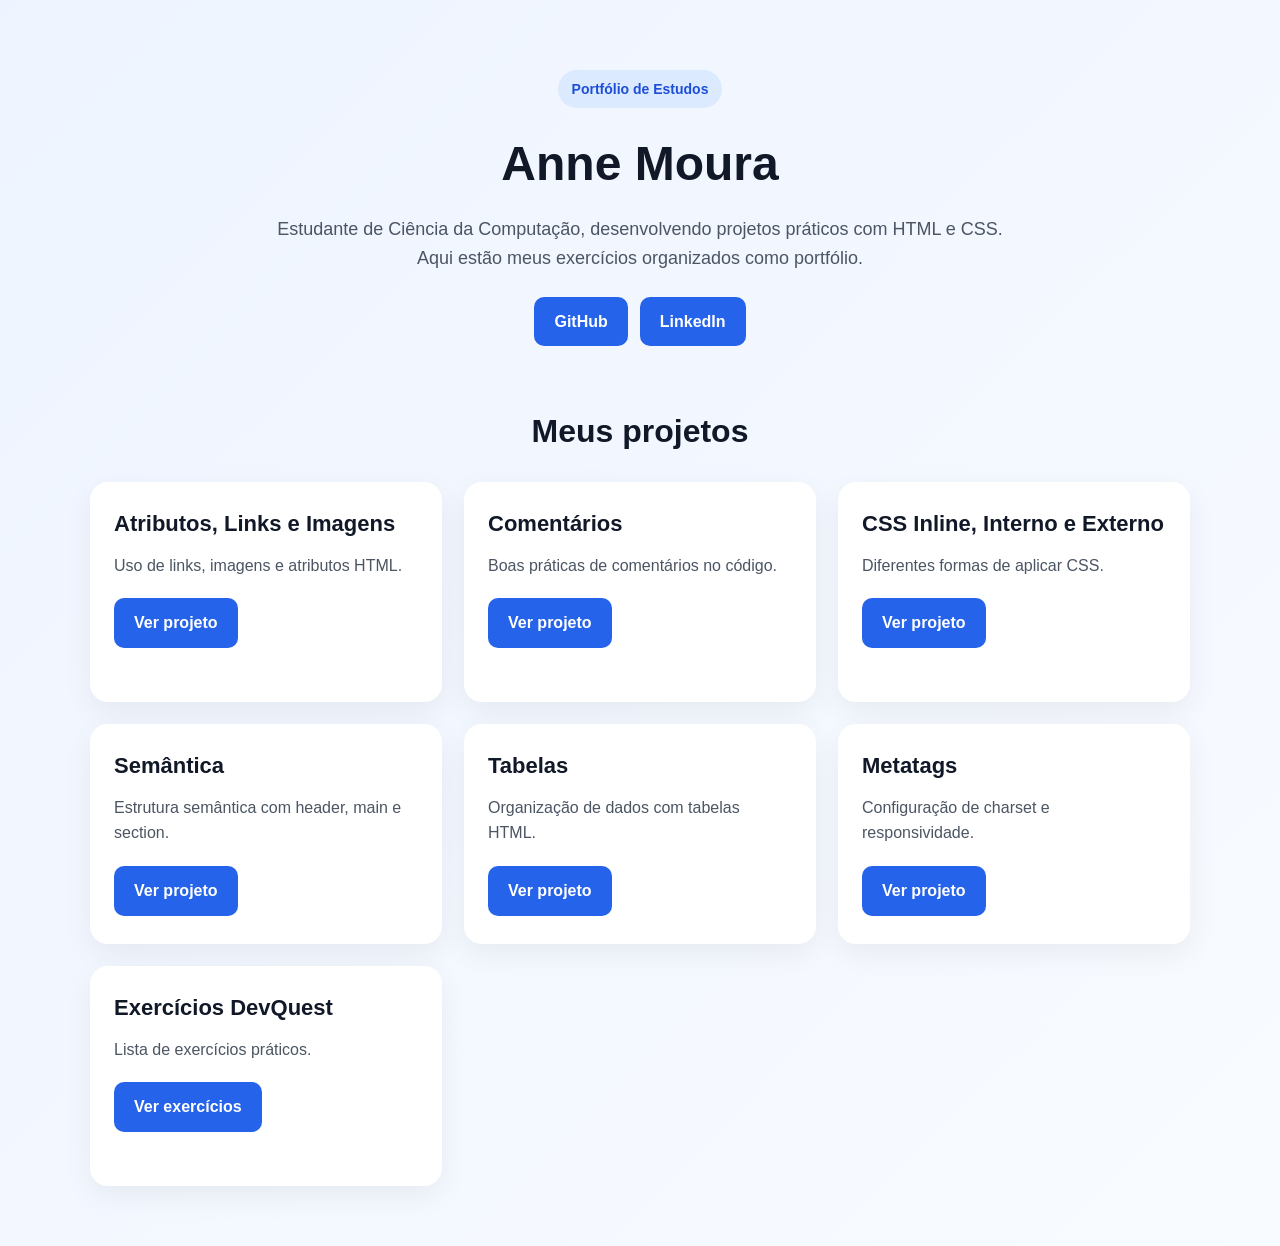
<file: index.html>
<!DOCTYPE html>
<html lang="pt-BR">
<head>
  <meta charset="UTF-8">
  <meta name="viewport" content="width=device-width, initial-scale=1.0">
  <title>Portfólio | Anne Moura</title>
  <link rel="stylesheet" href="style.css">
</head>
<body>

  <header class="hero">
    <div class="container">
      <p class="tag">Portfólio de Estudos</p>
      <h1>Anne Moura</h1>
      <p class="subtitle">
        Estudante de Ciência da Computação, desenvolvendo projetos práticos com HTML e CSS.
        Aqui estão meus exercícios organizados como portfólio.
      </p>

      <div class="top-buttons">
        <a href="https://github.com/annemoura" target="_blank">GitHub</a>
        <a href="https://www.linkedin.com/in/anne-moura-4a4567319" target="_blank">LinkedIn</a>
      </div>
    </div>
  </header>

  <main class="container">
    <section class="section">
      <h2>Meus projetos</h2>

      <div class="grid">

        <article class="card">
          <h3>Atributos, Links e Imagens</h3>
          <p>Uso de links, imagens e atributos HTML.</p>
          <a href="./atributos-links-imagens/index.html" target="_blank" class="btn">Ver projeto</a>
        </article>

        <article class="card">
          <h3>Comentários</h3>
          <p>Boas práticas de comentários no código.</p>
          <a href="./comentarios/index.html" target="_blank" class="btn">Ver projeto</a>
        </article>

        <article class="card">
          <h3>CSS Inline, Interno e Externo</h3>
          <p>Diferentes formas de aplicar CSS.</p>
          <a href="./css-inline-externo-interno/index.html" target="_blank" class="btn">Ver projeto</a>
        </article>

        <article class="card">
          <h3>Semântica</h3>
          <p>Estrutura semântica com header, main e section.</p>
          <a href="./semantica/index.html" target="_blank" class="btn">Ver projeto</a>
        </article>

        <article class="card">
          <h3>Tabelas</h3>
          <p>Organização de dados com tabelas HTML.</p>
          <a href="./tabelas/index.html" target="_blank" class="btn">Ver projeto</a>
        </article>

        <article class="card">
          <h3>Metatags</h3>
          <p>Configuração de charset e responsividade.</p>
          <a href="./METATAGS/index.html" target="_blank" class="btn">Ver projeto</a>
        </article>

        <article class="card">
          <h3>Exercícios DevQuest</h3>
          <p>Lista de exercícios práticos.</p>
          <a href="./EXERCICIOS-DEV-QUEST/index.html" target="_blank" class="btn">Ver exercícios</a>
        </article>

      </div>
    </section>
  </main>

</body>
</html>
</file>
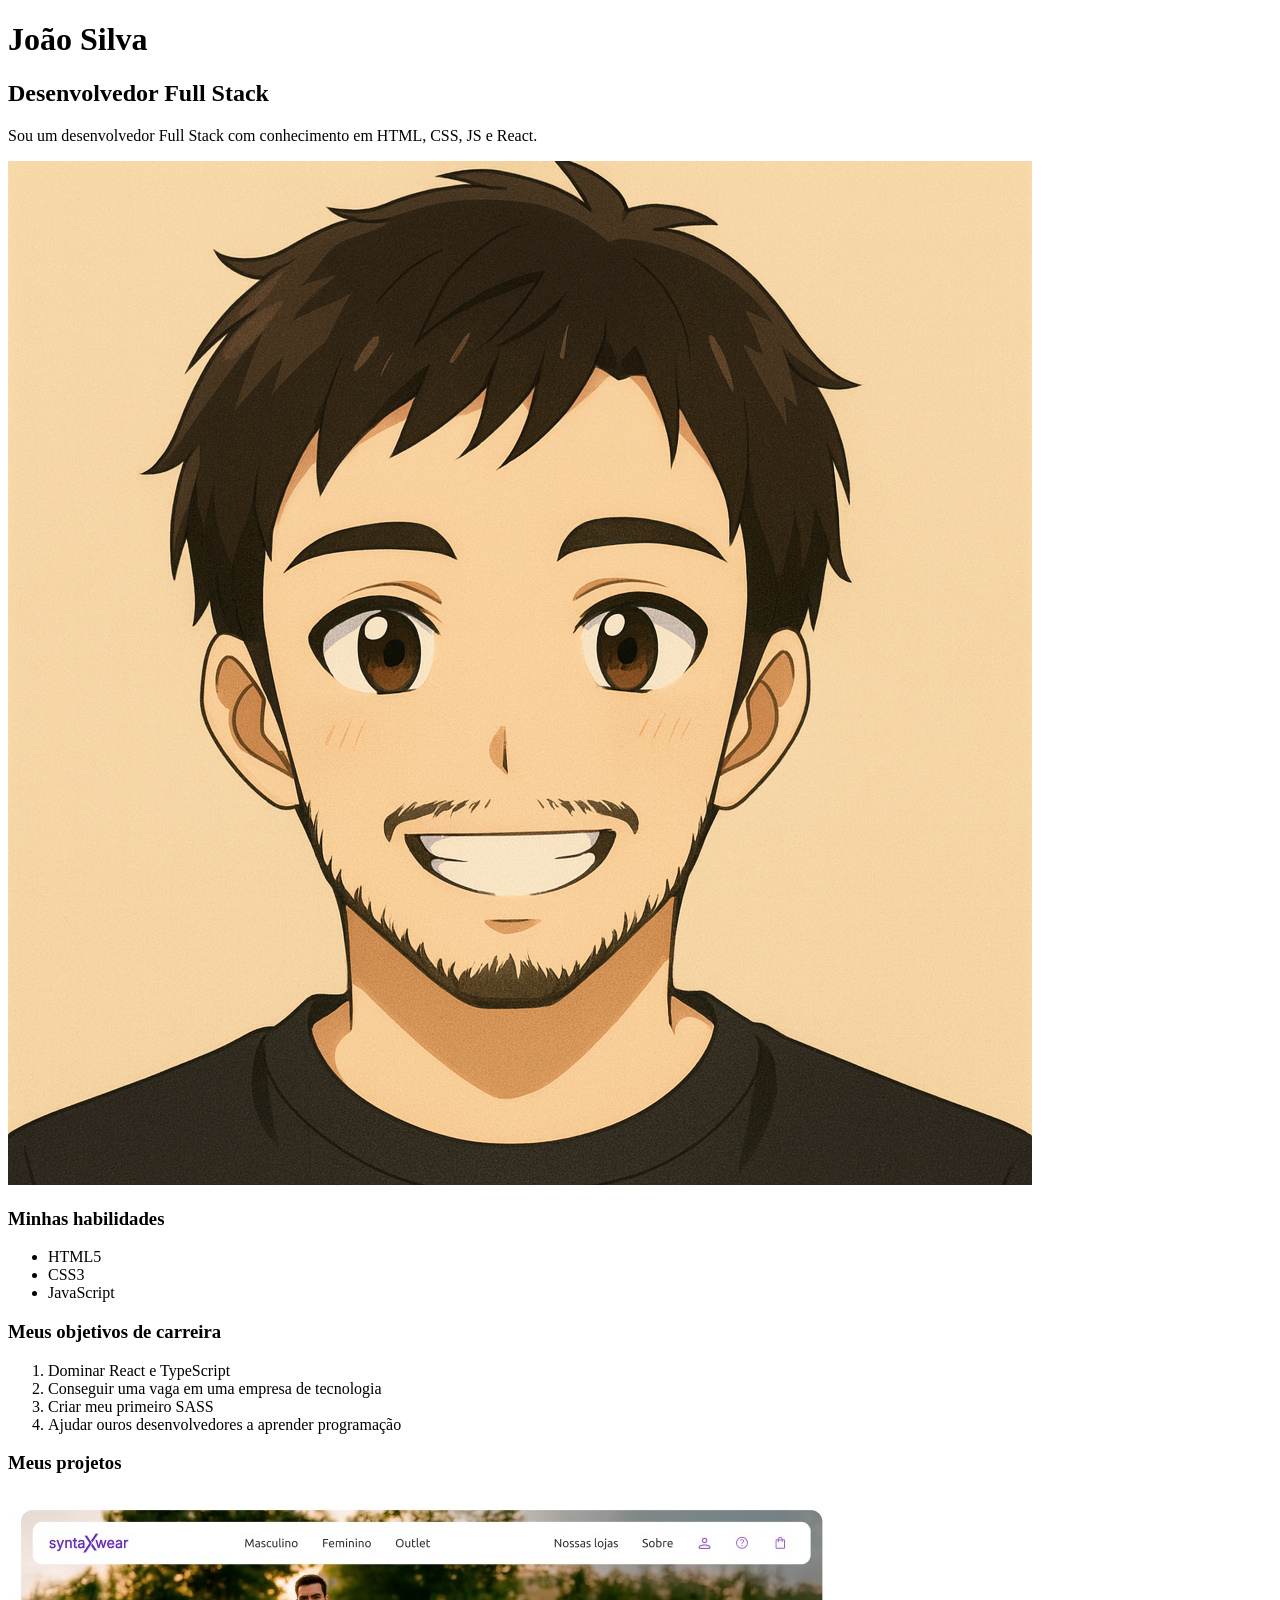
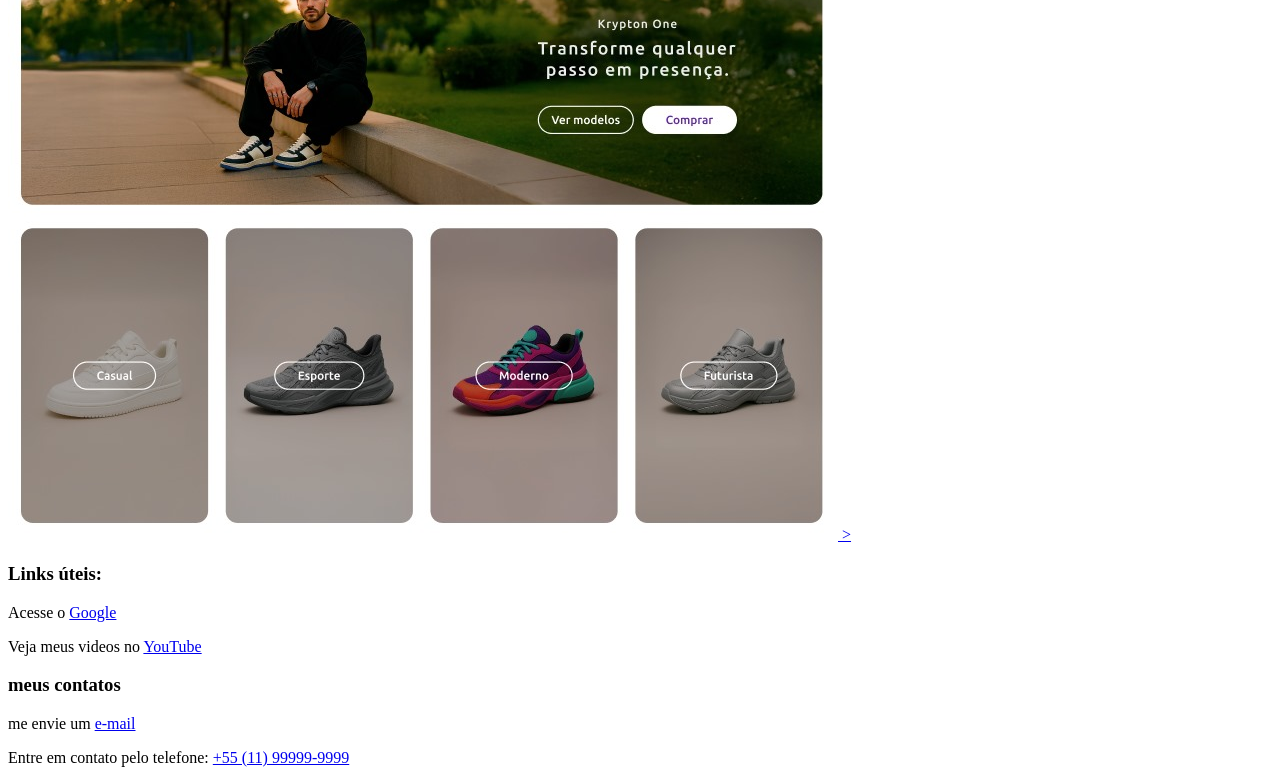
<file: atributos-links-imagens/index.html>
<!DOCTYPE html>
<html lang="en">
    <head>
        <meta charset="UTF-8" />
        <meta name="viewport" content="width=device-width, initial-scale=1.0" />
        <meta name="description" content="João Silva, desenvolvedor Full Stack especializado em React." />

        <link rel="shortcut icon" href="favicon.ico" type="image/x-icon" />

        <title>Document</title>
    </head>
    <body>
        <h1>João Silva</h1>
        <h2>Desenvolvedor Full Stack</h2>

        <p>Sou um desenvolvedor Full Stack com conhecimento em HTML, CSS, JS e React.</p>

        <img src="imagens/foto-perfil.png" alt="Foto de perfil de João Silva">

       <h3>Minhas habilidades</h3>
        <ul>
            <li>HTML5</li>
            <li>CSS3</li>
            <li>JavaScript</li>
        </ul>

       <h3>Meus objetivos de carreira</h3>
       <ol>
           <li>Dominar React e TypeScript</li>
           <li>Conseguir uma vaga em uma empresa de tecnologia</li>
           <li>Criar meu primeiro SASS</li>
           <li>Ajudar ouros desenvolvedores a aprender programação</li>
       </ol>

       <h3>Meus projetos</h3>

       <a href="https://www.meuecomerce.com/" target="_blank">
       <img src="imagens/projeto1.jpg" alt="Projeto de comercio eletrônico">
       ></a>

       <h3>Links úteis:</h3>

       <p>Acesse o <a href="https://www.google.com/" target="_blank">Google</a></p>

       <P>Veja meus videos no <a href="https://www.youtube.com/" target="_blank">YouTube</a></P>

<h3>meus contatos</h3>

<p>me envie um <a href="mailto:joao.silva@email.com"> e-mail</a></p>
<p>Entre em contato pelo telefone: <a href="tel:+5511999999999">+55 (11) 99999-9999</a></p>


    </body>
</html>
</file>
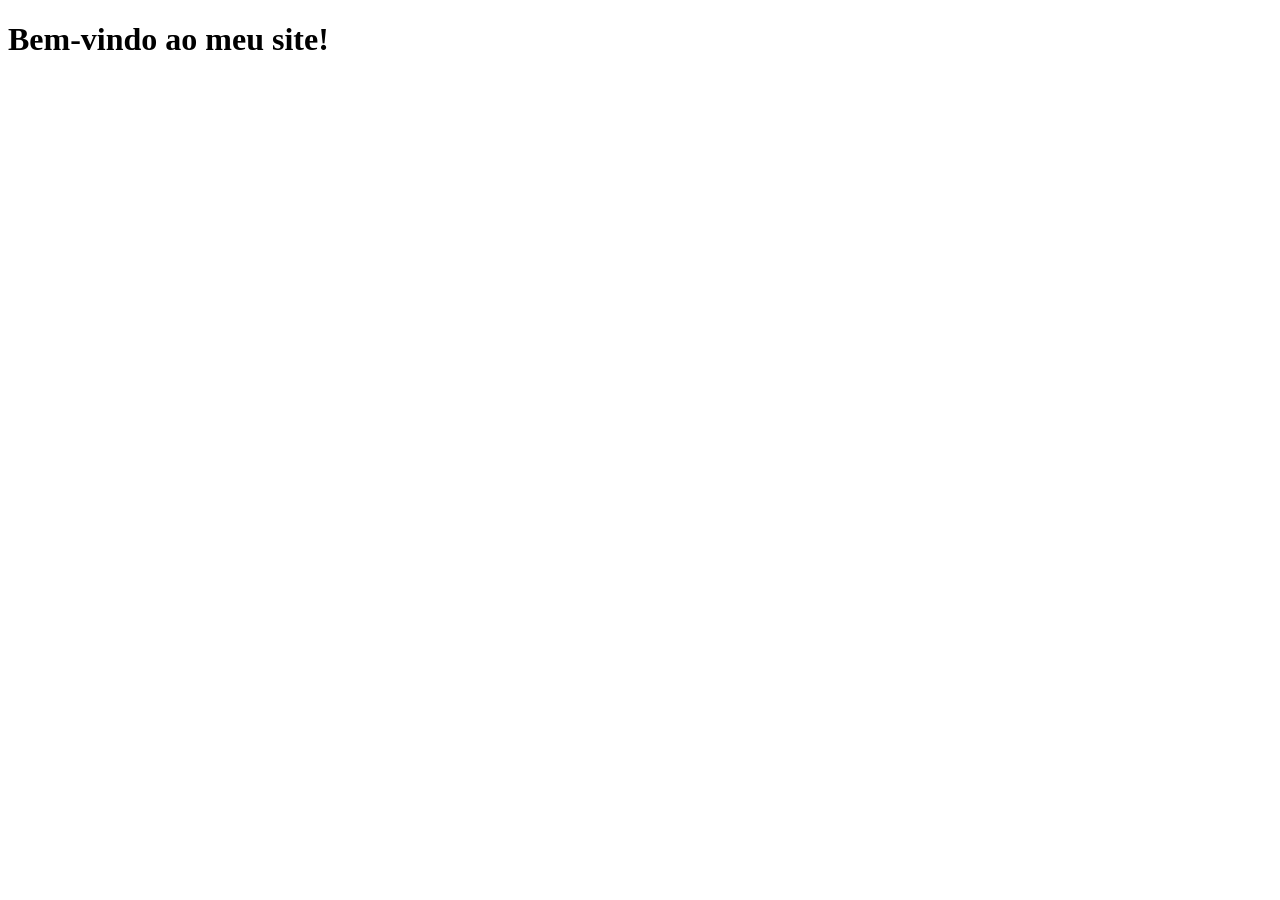
<file: comentarios/index.html>
<!DOCTYPE html>
<html lang="en">
<head>
    <meta charset="UTF-8">
    <meta name="viewport" content="width=device-width, initial-scale=1.0">
    <title>Comentarios no HTML</title>
</head>
<body>
    <!-- Este é um comentário em HTML. Ele não será exibido na página. -->
    <h1>Bem-vindo ao meu site!</h1>
</body>
</html>
</file>
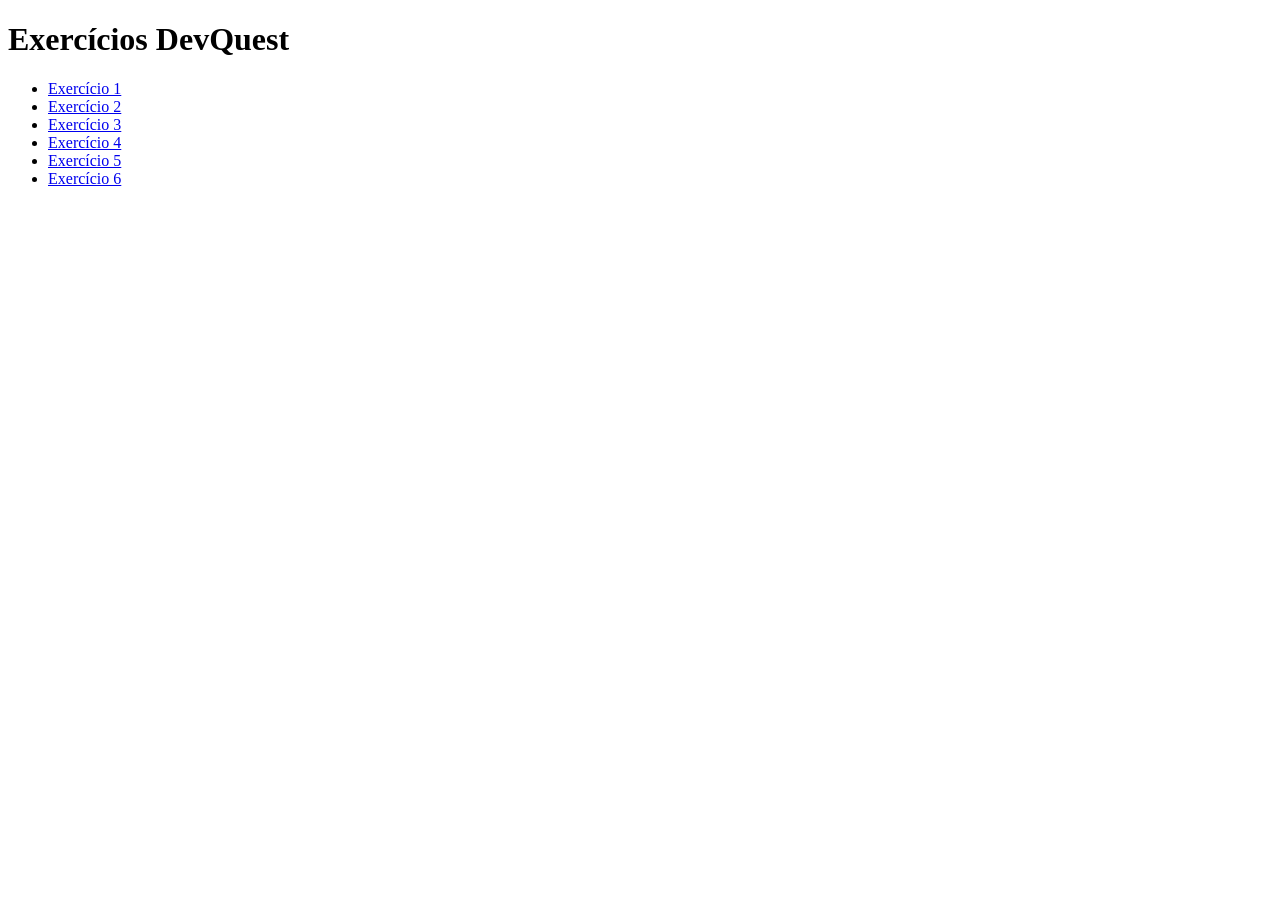
<file: EXERCICIOS-DEV-QUEST/index.html>
<!DOCTYPE html>
<html lang="pt-BR">
<head>
  <meta charset="UTF-8">
  <title>Exercícios DevQuest</title>
</head>
<body>
  <h1>Exercícios DevQuest</h1>

  <ul>
    <li><a href="./exercicio 1/index.html">Exercício 1</a></li>
    <li><a href="./exercicio 2/index.html">Exercício 2</a></li>
    <li><a href="./exercicio 3/index.html">Exercício 3</a></li>
    <li><a href="./exercicio 4/index.html">Exercício 4</a></li>
    <li><a href="./exercicio 5/index.html">Exercício 5</a></li>
    <li><a href="./exercicio 6/index.html">Exercício 6</a></li>
  </ul>

</body>
</html>
</file>
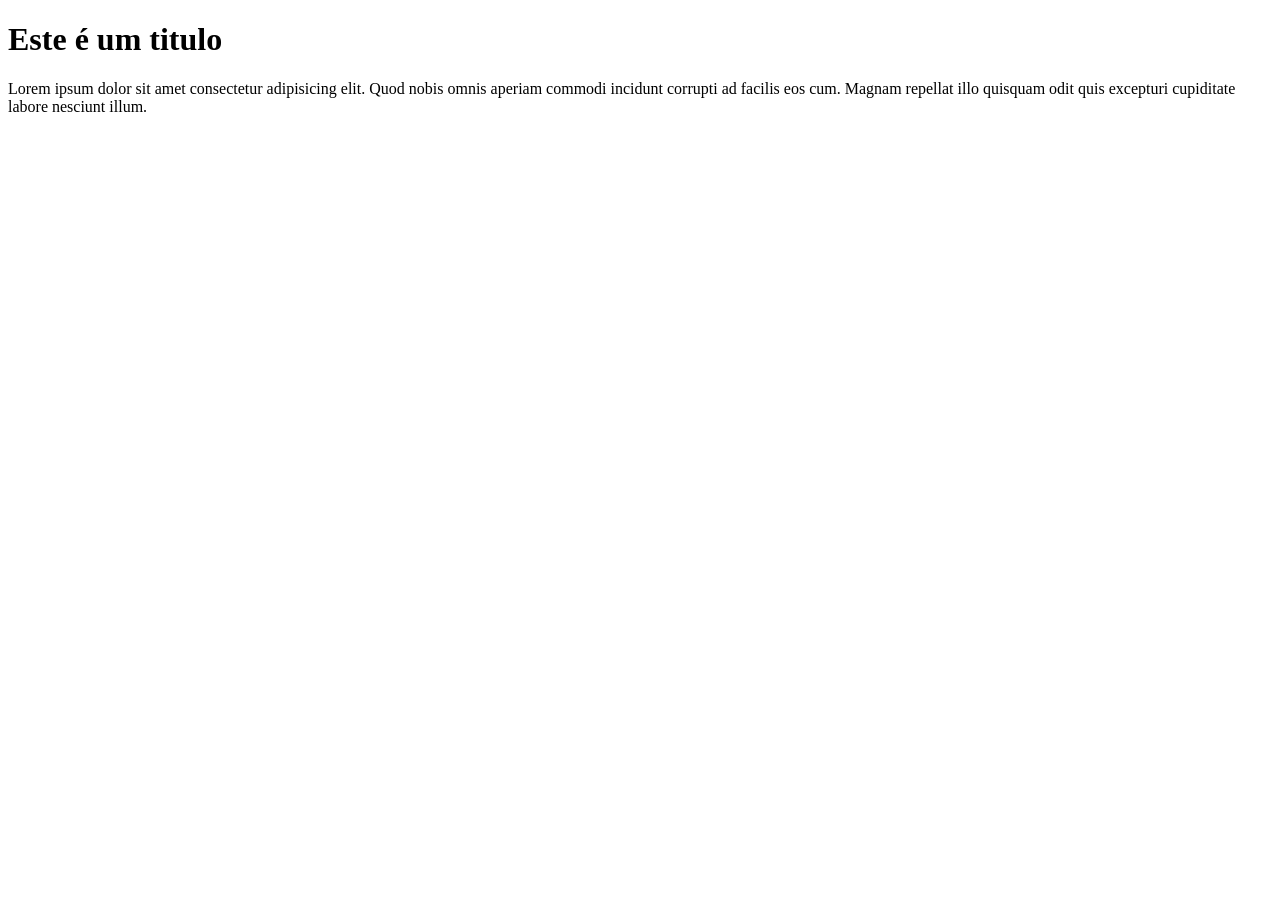
<file: METATAGS/index.html>
<!DOCTYPE html>
<html lang="en">
<head>
    <meta charset="UTF-8">
    <meta name="viewport" content="width=device-width, initial-scale=1.0">
    <meta name="description" content="Este é um exemplo de descrição para a página.">

    <link rel="shortcut icon" href="favicon.ico" type="image/x-icon">
    <title>Document</title>
</head>
<body>
    <h1>Este é um titulo</h1>
    <p>Lorem ipsum dolor sit amet consectetur adipisicing elit. Quod nobis omnis aperiam commodi incidunt corrupti ad facilis eos cum. Magnam repellat illo quisquam odit quis excepturi cupiditate labore nesciunt illum.</p>
</body>
</html>
</file>
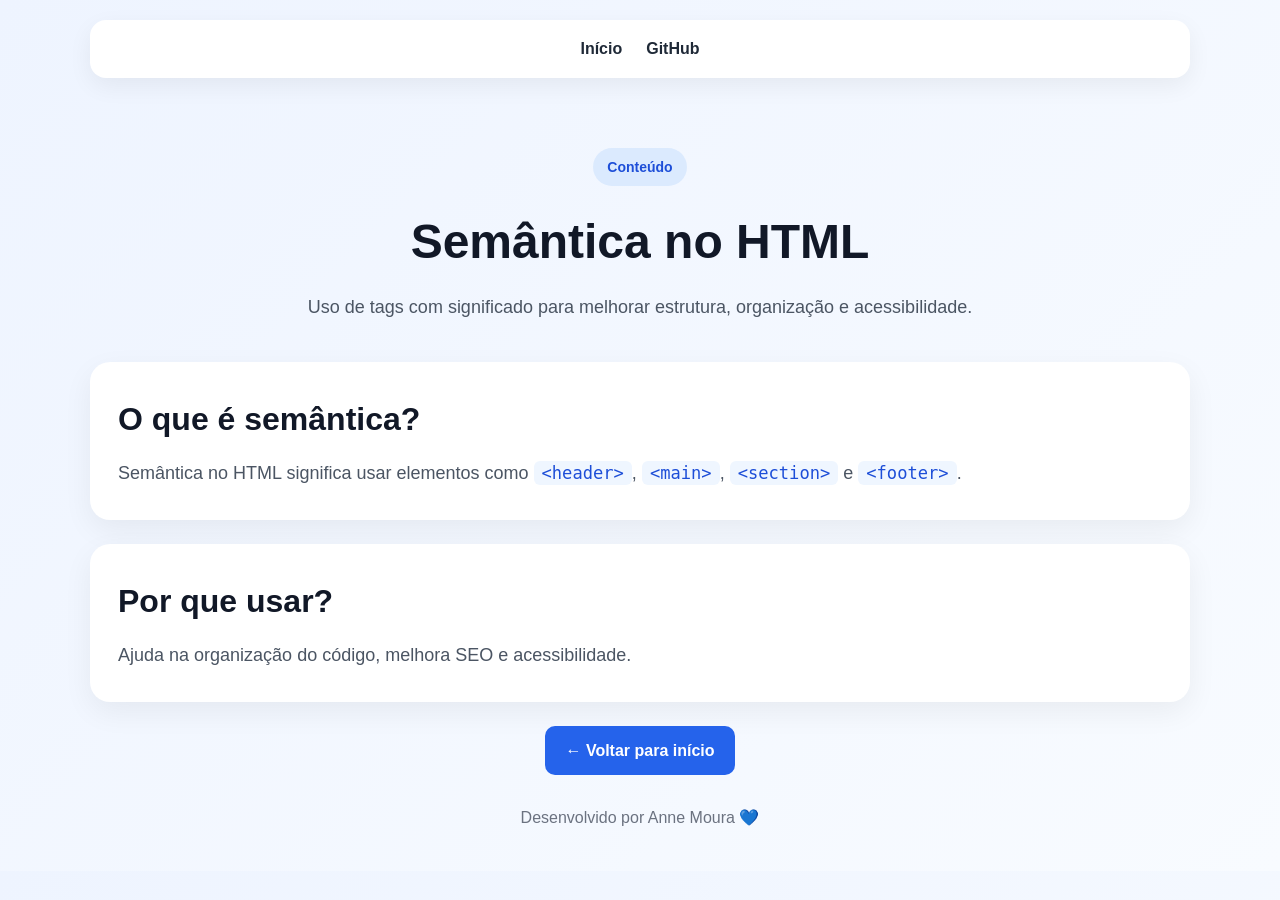
<file: semantica/index.html>
<!DOCTYPE html>
<html lang="pt-BR">
<head>
  <meta charset="UTF-8">
  <meta name="viewport" content="width=device-width, initial-scale=1.0">
  <title>Semântica</title>
  <link rel="icon" href="https://cdn-icons-png.flaticon.com/512/732/732212.png">
  <link rel="stylesheet" href="../style.css">
</head>
<body>

  <nav class="navbar">
    <a href="../index.html">Início</a>
    <a href="https://github.com/annemoura" target="_blank">GitHub</a>
  </nav>

  <main class="container">

    <header class="hero">
      <span class="tag">Conteúdo</span>
      <h1>Semântica no HTML</h1>
      <p class="descricao">
        Uso de tags com significado para melhorar estrutura, organização e acessibilidade.
      </p>
    </header>

    <section class="sobre">
      <h2>O que é semântica?</h2>
      <p>
        Semântica no HTML significa usar elementos como
        <code>&lt;header&gt;</code>, <code>&lt;main&gt;</code>,
        <code>&lt;section&gt;</code> e <code>&lt;footer&gt;</code>.
      </p>
    </section>

    <section class="sobre">
      <h2>Por que usar?</h2>
      <p>
        Ajuda na organização do código, melhora SEO e acessibilidade.
      </p>
    </section>

    <div class="hero-botoes">
      <a href="../index.html" class="botao">← Voltar para início</a>
    </div>

    <footer class="rodape">
      <p>Desenvolvido por Anne Moura 💙</p>
    </footer>

  </main>

</body>
</html>
</file>
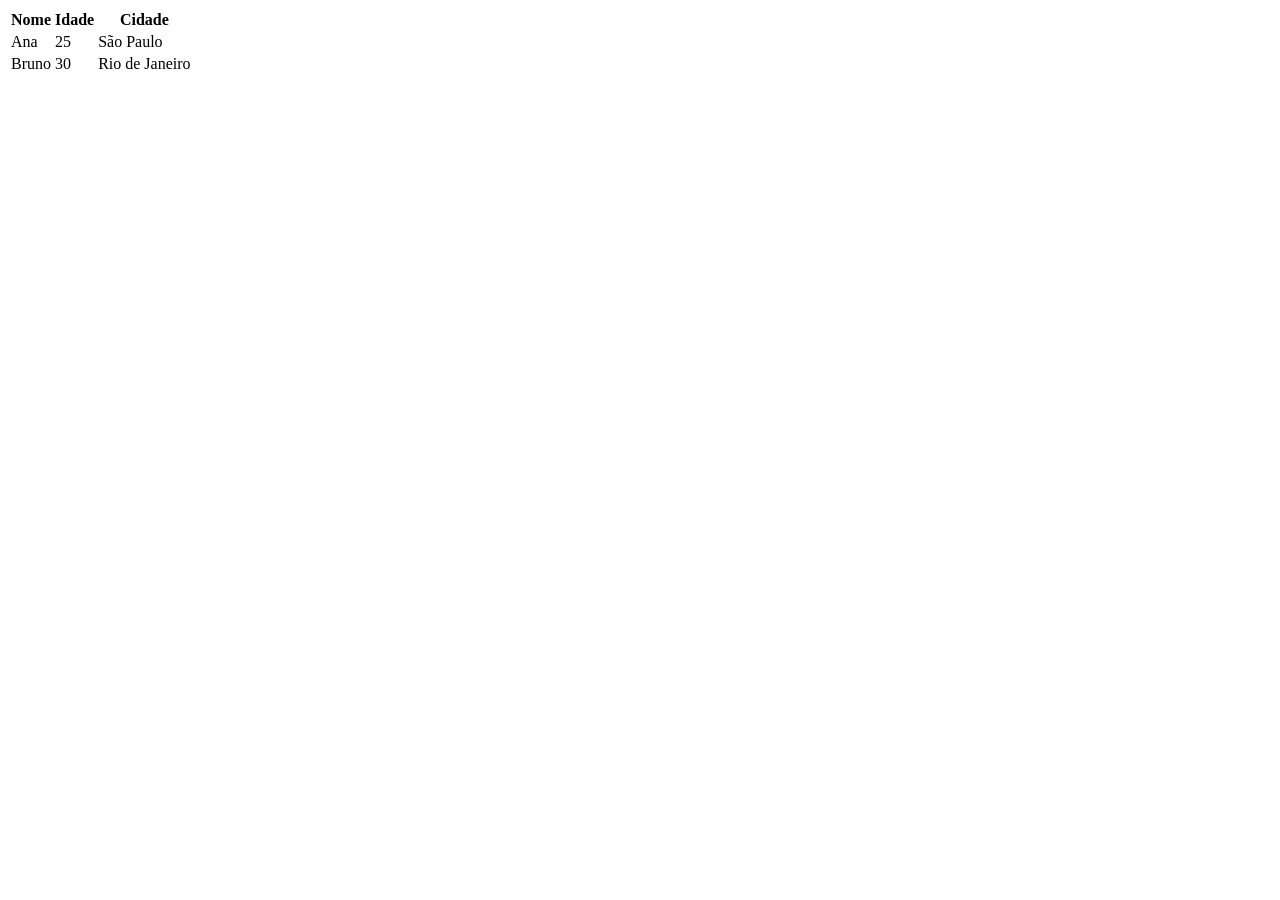
<file: tabelas/index.html>
<!DOCTYPE html>
<html lang="en">
<head>
    <meta charset="UTF-8">
    <meta name="viewport" content="width=device-width, initial-scale=1.0">
    <title>Tabelas</title>
</head>
<body>
    <table>
        <thead>
        <tr> <!-- tr = table row - linha de tabela -->
            <th>Nome</th>
            <th>Idade</th>
            <th>Cidade</th>
        </tr>
        </thead>
    

        <tbody>
            <tr>

            <td>Ana</td>
            <td>25</td>
            <td>São Paulo</td>

            </tr>
        <tr>
            <td>Bruno</td>
            <td>30</td>
            <td>Rio de Janeiro</td>
        </tr>   
        </tbody>    
    </table>

</body>
</html>
</file>
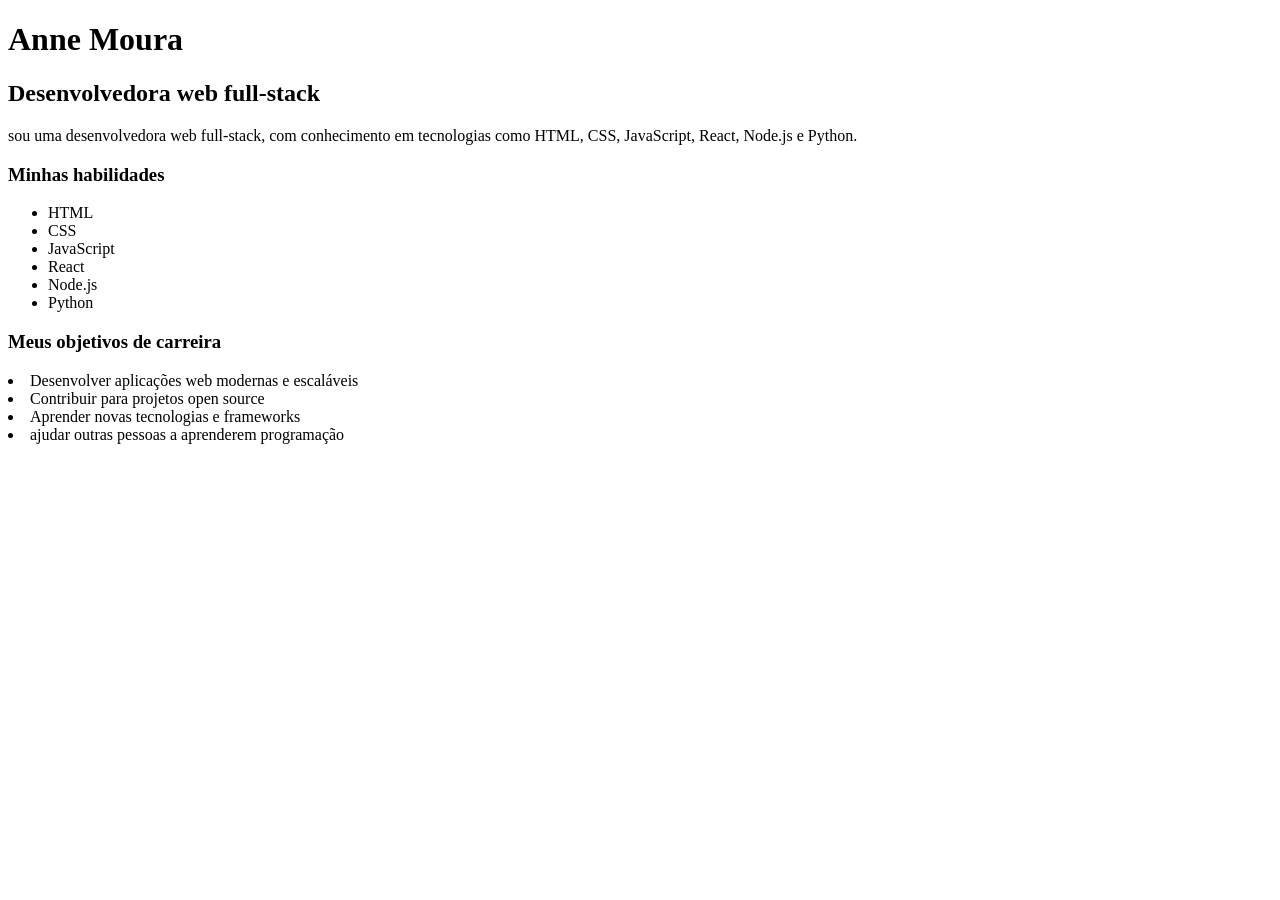
<file: TAGS-ESSENCIAIS/index.html>
<!DOCTYPE html>
<html lang="en">
<head>
    <meta charset="UTF-8">
    <meta name="viewport" content="width=device-width, initial-scale=1.0">
    <meta name="description" content="Anne moura, Desenvolvedora web, front-end, back-end, full-stack, programação">

    <link rel="shortcut icon" href="favicon.ico" type="image/x-icon">


    <title>Document</title>
</head>
<body>
    <h1>Anne Moura</h1>
    <h2>Desenvolvedora web full-stack</h2>

    <p>sou uma desenvolvedora web full-stack, com conhecimento em tecnologias como HTML, CSS, JavaScript, React, Node.js e Python.</p>
 <h3>Minhas habilidades</h3>
    <ul>
        <li>HTML</li>
        <li>CSS</li>
        <li>JavaScript</li>
        <li>React</li>
        <li>Node.js</li>
        <li>Python</li>
    </ul>
    
    <h3>Meus objetivos de carreira</h3>
<ol></ol>
    <li>Desenvolver aplicações web modernas e escaláveis</li>
    <li>Contribuir para projetos open source</li>
    <li>Aprender novas tecnologias e frameworks</li>
    <li>ajudar outras pessoas a aprenderem programação</li>
</ol>

</body>
</html>
</file>
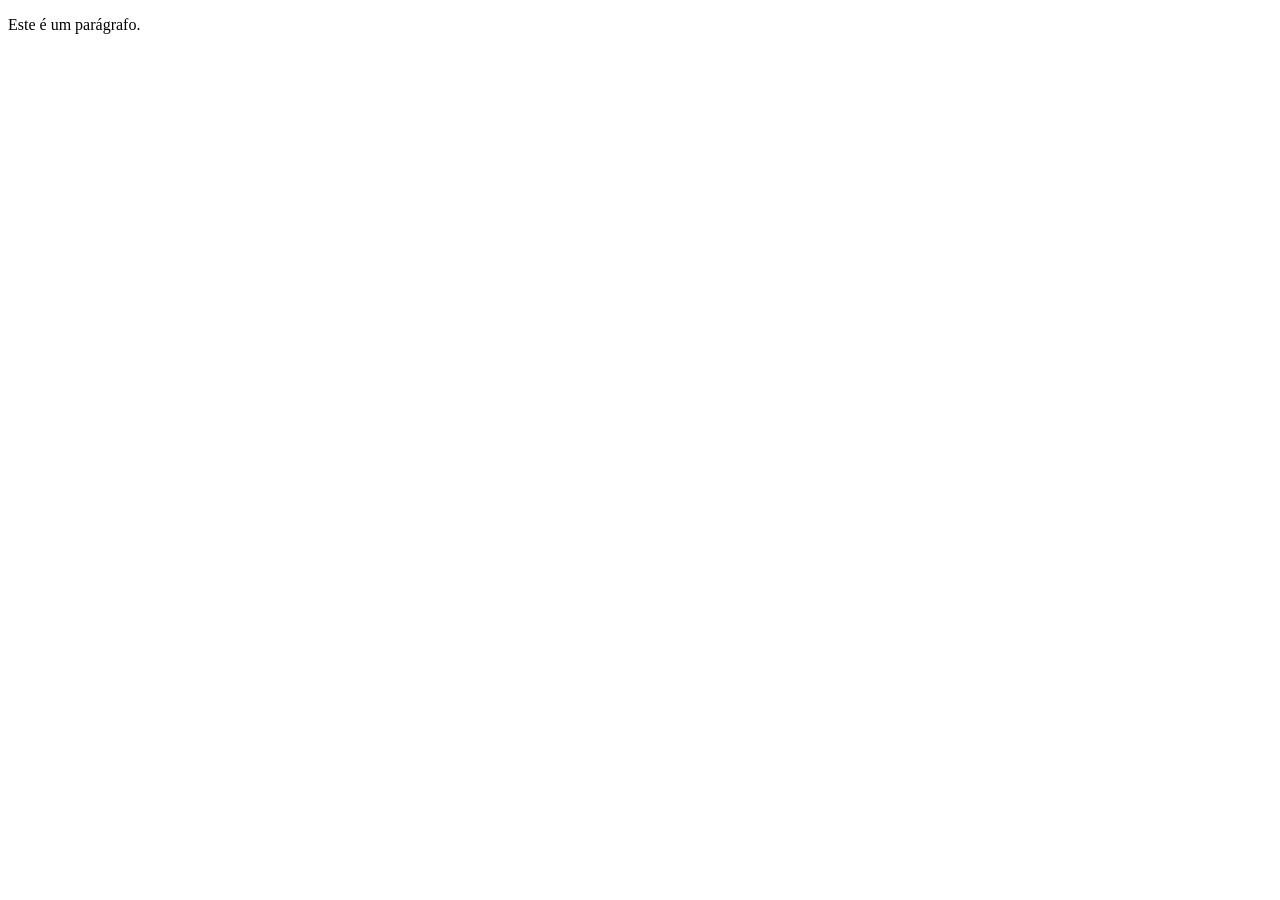
<file: TAGS-ESTRUTURA-HTML/index.html>
<!DOCTYPE html>
<html lang="pt-br">
<head>
    <meta charset="UTF-8">
    <meta name="viewport" content="width=device-width, initial-scale=1.0">
    <title>Document</title>
</head>
<body>
<p>Este é um parágrafo.</p>
</body>
</html>
</file>
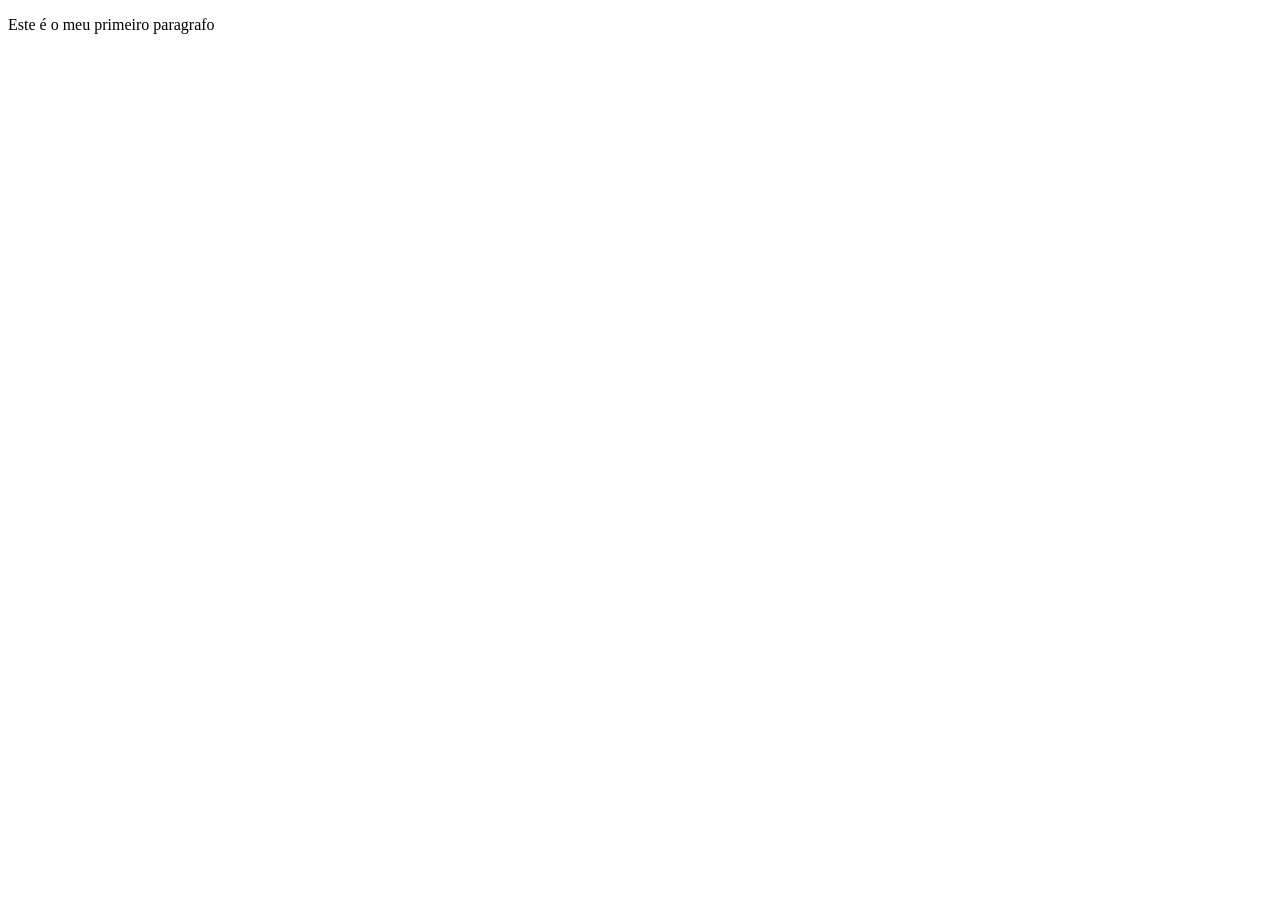
<file: EXERCICIOS-DEV-QUEST/exercicio 1/index.html>
<!DOCTYPE html>
<html lang="en">
<head>
    <meta charset="UTF-8">
    <meta name="viewport" content="width=device-width, initial-scale=1.0">
    <title>Document</title>
</head>
<body>
    <p>Este é o meu primeiro paragrafo</p>
</body>
</html>
</file>
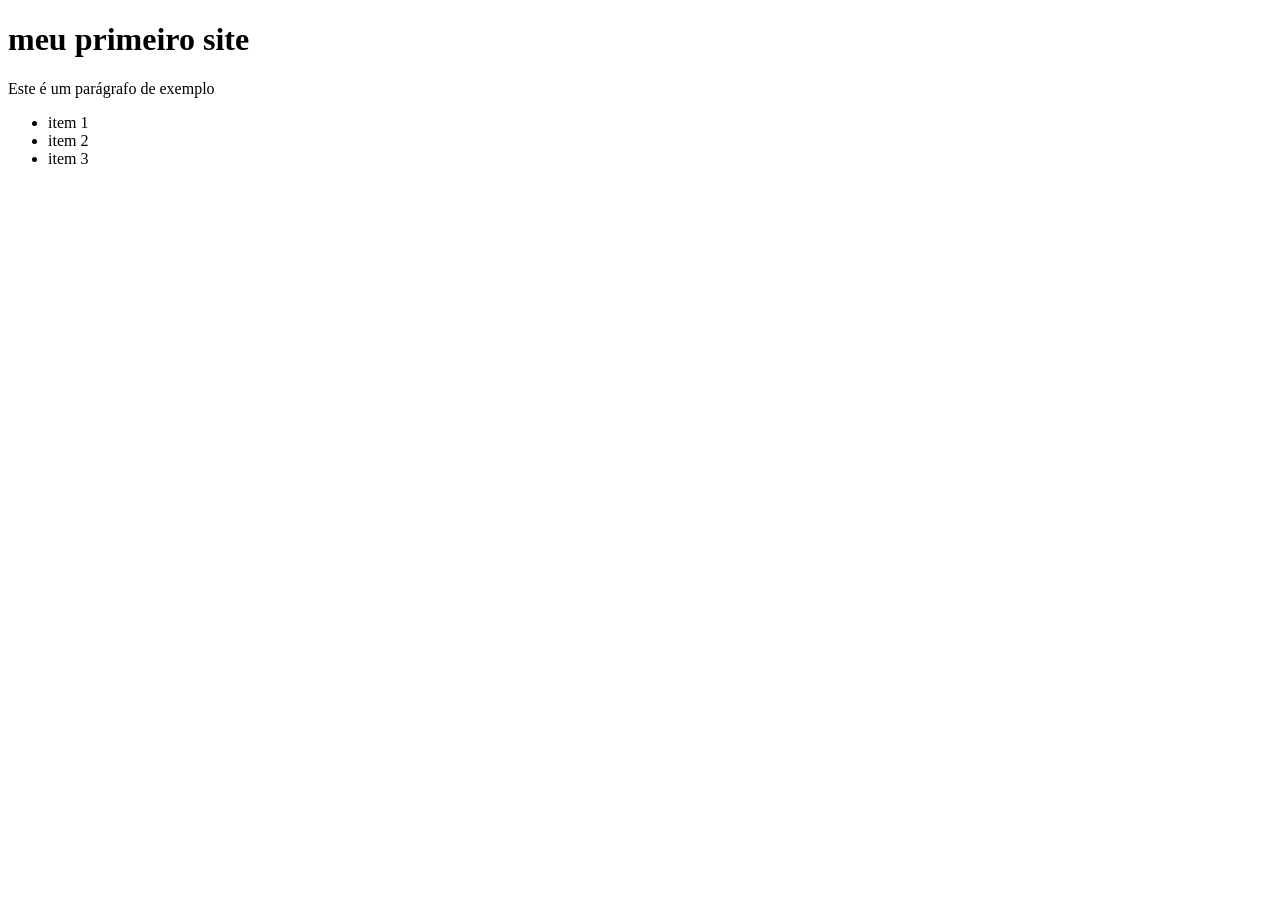
<file: EXERCICIOS-DEV-QUEST/exercicio 4/index.html>
<!DOCTYPE html>
<html lang="en">
<head>
    <meta charset="UTF-8">
    <meta name="viewport" content="width=device-width, initial-scale=1.0">
    <title>Document</title>
</head>
<body>
    <h1>meu primeiro site</h1>

<p>Este é um parágrafo de exemplo</p>

<ul>
    <li>item 1</li>
    <li>item 2</li>
    <li>item 3</li>
</ul>
</body>
</html>
</file>
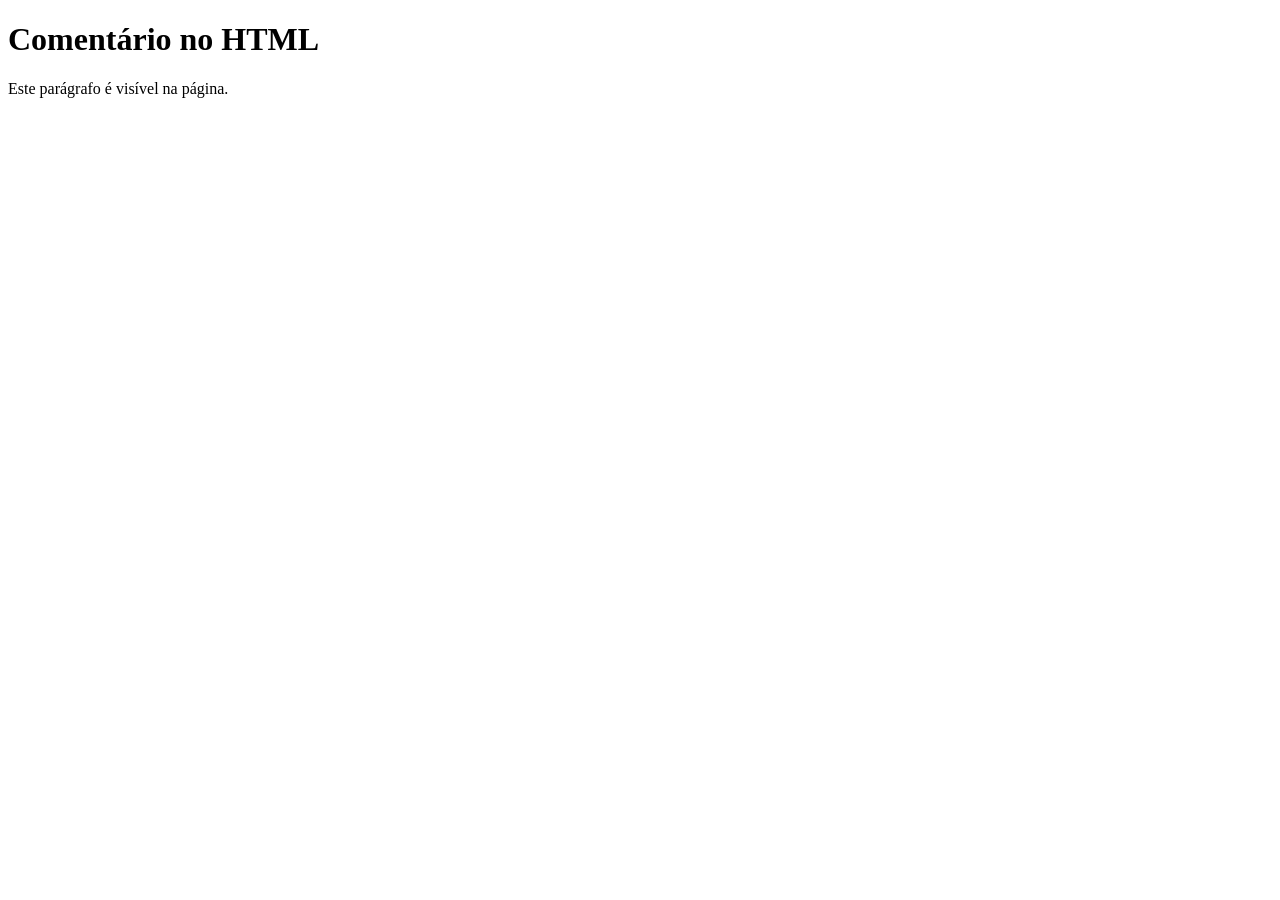
<file: EXERCICIOS-DEV-QUEST/exercicio 5/index.html>
<!DOCTYPE html>
<html lang="en">
<head>
    <meta charset="UTF-8">
    <meta name="viewport" content="width=device-width, initial-scale=1.0">
    <title>comentario no html</title>
    <!-- Este é um comentário  -->
</head>
<body>
    <h1>Comentário no HTML</h1>

    <p>Este parágrafo é visível na página.</p>
    <!-- Este parágrafo está comentado e não aparecerá na página. -->
</body>
</html>
</file>
<file: style.css>
* {
  margin: 0;
  padding: 0;
  box-sizing: border-box;
}

html {
  scroll-behavior: smooth;
}

body {
  font-family: Arial, Helvetica, sans-serif;
  background: linear-gradient(135deg, #eef4ff, #f8fbff);
  color: #1f2937;
  line-height: 1.6;
}

.container {
  width: min(1100px, 90%);
  margin: 0 auto;
}

.navbar {
  max-width: 1100px;
  margin: 20px auto 0;
  background: #ffffff;
  border-radius: 16px;
  padding: 16px 24px;
  box-shadow: 0 8px 24px rgba(0, 0, 0, 0.06);
  display: flex;
  justify-content: center;
  gap: 24px;
  flex-wrap: wrap;
}

.navbar a {
  text-decoration: none;
  color: #1f2937;
  font-weight: bold;
  transition: 0.3s;
}

.navbar a:hover {
  color: #2563eb;
}

.hero {
  text-align: center;
  padding: 70px 0 40px;
}

.tag {
  display: inline-block;
  background: #dbeafe;
  color: #1d4ed8;
  padding: 8px 14px;
  border-radius: 999px;
  font-size: 14px;
  font-weight: bold;
  margin-bottom: 18px;
}

.hero h1 {
  font-size: 48px;
  margin-bottom: 12px;
  color: #111827;
}

.subtitle,
.descricao {
  max-width: 750px;
  margin: 0 auto;
  font-size: 18px;
  color: #4b5563;
}

.top-buttons,
.hero-botoes {
  margin-top: 24px;
  display: flex;
  justify-content: center;
  gap: 12px;
  flex-wrap: wrap;
}

.top-buttons a,
.botao,
.btn {
  display: inline-block;
  text-decoration: none;
  background: #2563eb;
  color: white;
  padding: 12px 20px;
  border-radius: 10px;
  font-weight: bold;
  transition: 0.3s;
  border: none;
}

.top-buttons a:hover,
.botao:hover,
.btn:hover {
  transform: translateY(-2px);
}

.section {
  padding: 20px 0 60px;
}

.section h2 {
  font-size: 32px;
  margin-bottom: 24px;
  text-align: center;
  color: #111827;
}

.grid {
  display: grid;
  grid-template-columns: repeat(auto-fit, minmax(260px, 1fr));
  gap: 22px;
}

.card {
  background: white;
  border-radius: 18px;
  padding: 24px;
  box-shadow: 0 10px 30px rgba(0, 0, 0, 0.06);
  transition: 0.3s;
  min-height: 220px;
}

.card:hover {
  transform: translateY(-6px);
}

.card h3 {
  margin-bottom: 12px;
  color: #111827;
  font-size: 22px;
}

.card p {
  color: #4b5563;
  margin-bottom: 20px;
}

.sobre {
  background: #ffffff;
  border-radius: 20px;
  padding: 32px 28px;
  margin-bottom: 24px;
  box-shadow: 0 10px 30px rgba(0, 0, 0, 0.06);
}

.sobre h2 {
  font-size: 32px;
  margin-bottom: 14px;
  color: #111827;
}

.sobre p {
  color: #4b5563;
  font-size: 18px;
}

code {
  background: #eff6ff;
  color: #1d4ed8;
  padding: 2px 8px;
  border-radius: 6px;
  font-size: 0.95em;
}

.rodape {
  text-align: center;
  color: #6b7280;
  padding: 30px 0 40px;
}

@media (max-width: 768px) {
  .hero h1 {
    font-size: 36px;
  }

  .subtitle,
  .descricao,
  .sobre p {
    font-size: 16px;
  }

  .sobre {
    padding: 24px 20px;
  }
}
</file>
